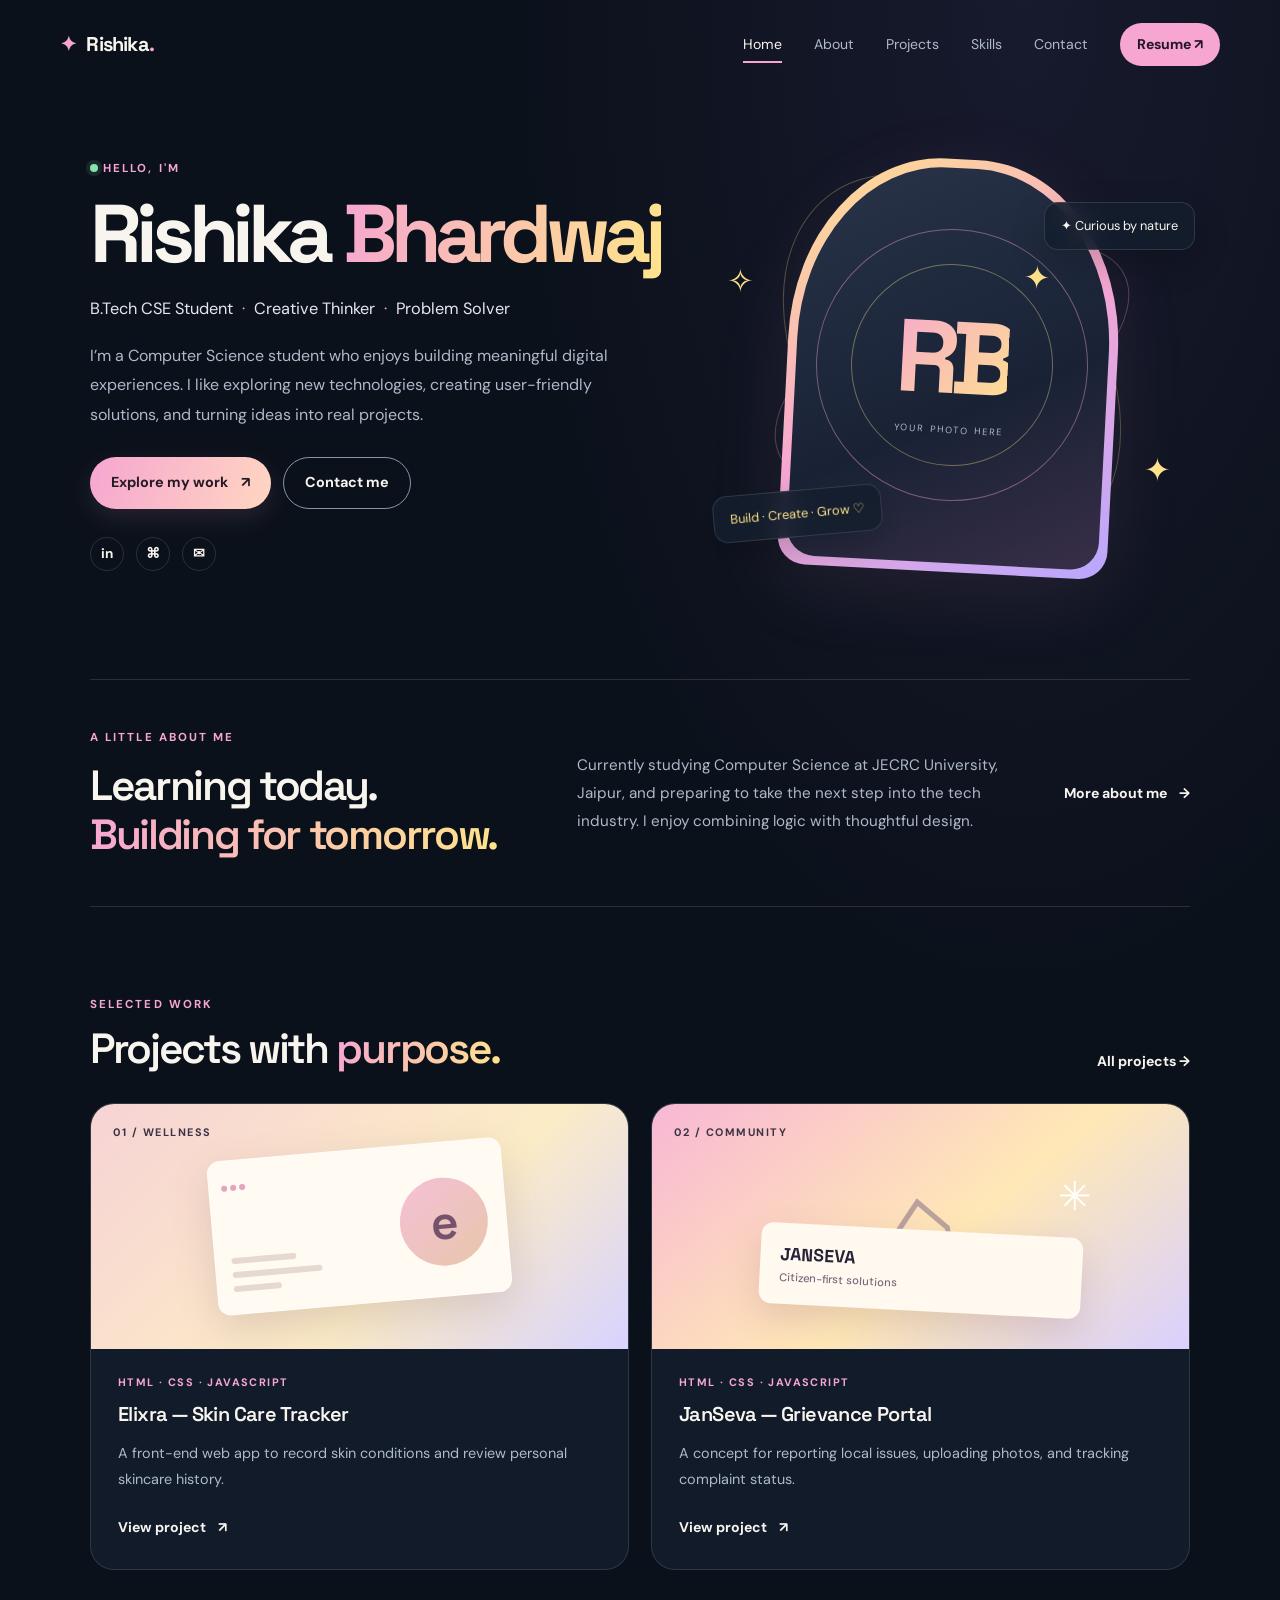
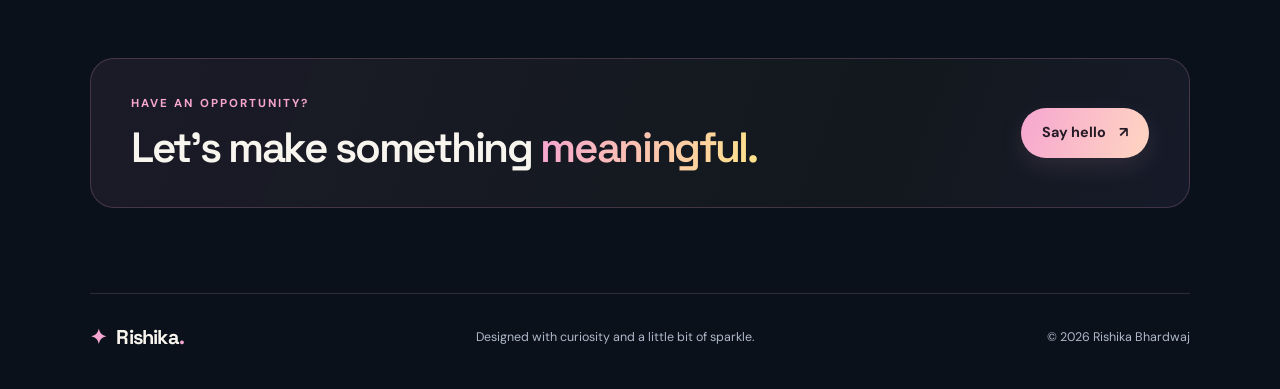
<file: index.html>
<!DOCTYPE html>
<html lang="en">
<head>
  <meta charset="UTF-8"><meta name="viewport" content="width=device-width, initial-scale=1.0">
  <meta name="description" content="Rishika Bhardwaj — Computer Science student, creative thinker and problem solver.">
  <title>Rishika Bhardwaj | Portfolio</title><link rel="preconnect" href="https://fonts.googleapis.com">
  <link href="https://fonts.googleapis.com/css2?family=DM+Sans:wght@400;500;600;700&family=Space+Grotesk:wght@400;500;600;700&display=swap" rel="stylesheet">
  <link rel="stylesheet" href="style.css">
</head>
<body>
  <header class="site-header"><a class="brand" href="index.html"><span class="brand-mark">✦</span> Rishika<span class="brand-dot">.</span></a>
    <button class="menu-toggle" aria-label="Open navigation menu" aria-expanded="false" aria-controls="primary-nav"><span></span><span></span></button>
    <nav id="primary-nav" class="nav"><a class="active" href="index.html">Home</a><a href="about.html">About</a><a href="projects.html">Projects</a><a href="skills.html">Skills</a><a href="contact.html">Contact</a><a class="nav-cta" href="assets/Rishika-Bhardwaj-Resume.pdf" target="_blank" rel="noopener">Resume ↗</a></nav>
  </header>
  <main>
    <section class="hero section-wrap">
      <div class="hero-copy reveal"><p class="eyebrow"><span class="status-dot"></span> HELLO, I'M</p><h1>Rishika <span class="gradient-text">Bhardwaj</span></h1><p class="hero-role">B.Tech CSE Student <span>·</span> Creative Thinker <span>·</span> Problem Solver</p>
        <p class="hero-description">I’m a Computer Science student who enjoys building meaningful digital experiences. I like exploring new technologies, creating user-friendly solutions, and turning ideas into real projects.</p>
        <div class="hero-actions"><a class="button button-primary" href="projects.html">Explore my work <span>↗</span></a><a class="button button-outline" href="contact.html">Contact me</a></div>
        <div class="social-links"><a href="https://www.linkedin.com/" target="_blank" rel="noopener" aria-label="LinkedIn">in</a><a href="https://github.com/" target="_blank" rel="noopener" aria-label="GitHub">⌘</a><a href="contact.html" aria-label="Email">✉</a></div>
      </div>
      <div class="hero-visual reveal"><div class="orbit orbit-one"></div><div class="orbit orbit-two"></div><div class="profile-frame"><div class="profile-placeholder"><span class="profile-spark">✦</span><div class="avatar-initials">RB</div><span class="profile-caption">YOUR PHOTO HERE</span></div></div><div class="floating-note note-top">✦ Curious by nature</div><div class="floating-note note-bottom">Build · Create · Grow ♡</div><span class="star star-one">✧</span><span class="star star-two">✦</span></div>
    </section>
    <section class="quick-intro section-wrap reveal"><div><p class="eyebrow">A LITTLE ABOUT ME</p><h2>Learning today.<br><span class="gradient-text">Building for tomorrow.</span></h2></div><p>Currently studying Computer Science at JECRC University, Jaipur, and preparing to take the next step into the tech industry. I enjoy combining logic with thoughtful design.</p><a class="text-link" href="about.html">More about me <span>→</span></a></section>
    <section class="section-wrap featured-section"><div class="section-heading reveal"><div><p class="eyebrow">SELECTED WORK</p><h2>Projects with <span class="gradient-text">purpose.</span></h2></div><a class="text-link" href="projects.html">All projects →</a></div>
      <div class="project-grid">
        <article class="project-card project-elixra reveal"><div class="project-art art-skin"><span class="art-label">01 / WELLNESS</span><div class="art-window"><span class="mini-dot"></span><span class="mini-dot"></span><span class="mini-dot"></span><div class="art-circle">e</div><div class="art-lines"><i></i><i></i><i></i></div></div></div><div class="project-content"><p class="card-kicker">HTML · CSS · JAVASCRIPT</p><h3>Elixra — Skin Care Tracker</h3><p>A front-end web app to record skin conditions and review personal skincare history.</p><a class="text-link" href="projects.html#elixra">View project <span>↗</span></a></div></article>
        <article class="project-card project-janseva reveal"><div class="project-art art-civic"><span class="art-label">02 / COMMUNITY</span><div class="civic-symbol">⌂</div><div class="civic-card">JANSEVA <span>Citizen-first solutions</span></div><span class="civic-star">✳</span></div><div class="project-content"><p class="card-kicker">HTML · CSS · JAVASCRIPT</p><h3>JanSeva — Grievance Portal</h3><p>A concept for reporting local issues, uploading photos, and tracking complaint status.</p><a class="text-link" href="projects.html#janseva">View project <span>↗</span></a></div></article>
      </div>
    </section>
    <section class="cta-band section-wrap reveal"><div><p class="eyebrow">HAVE AN OPPORTUNITY?</p><h2>Let’s make something <span class="gradient-text">meaningful.</span></h2></div><a class="button button-primary" href="contact.html">Say hello <span>↗</span></a></section>
  </main>
  <footer class="site-footer"><a class="brand" href="index.html"><span class="brand-mark">✦</span> Rishika<span class="brand-dot">.</span></a><p>Designed with curiosity and a little bit of sparkle.</p><span>© <span class="year"></span> Rishika Bhardwaj</span></footer>
  <script src="main.js"></script>
</body></html>
</file>
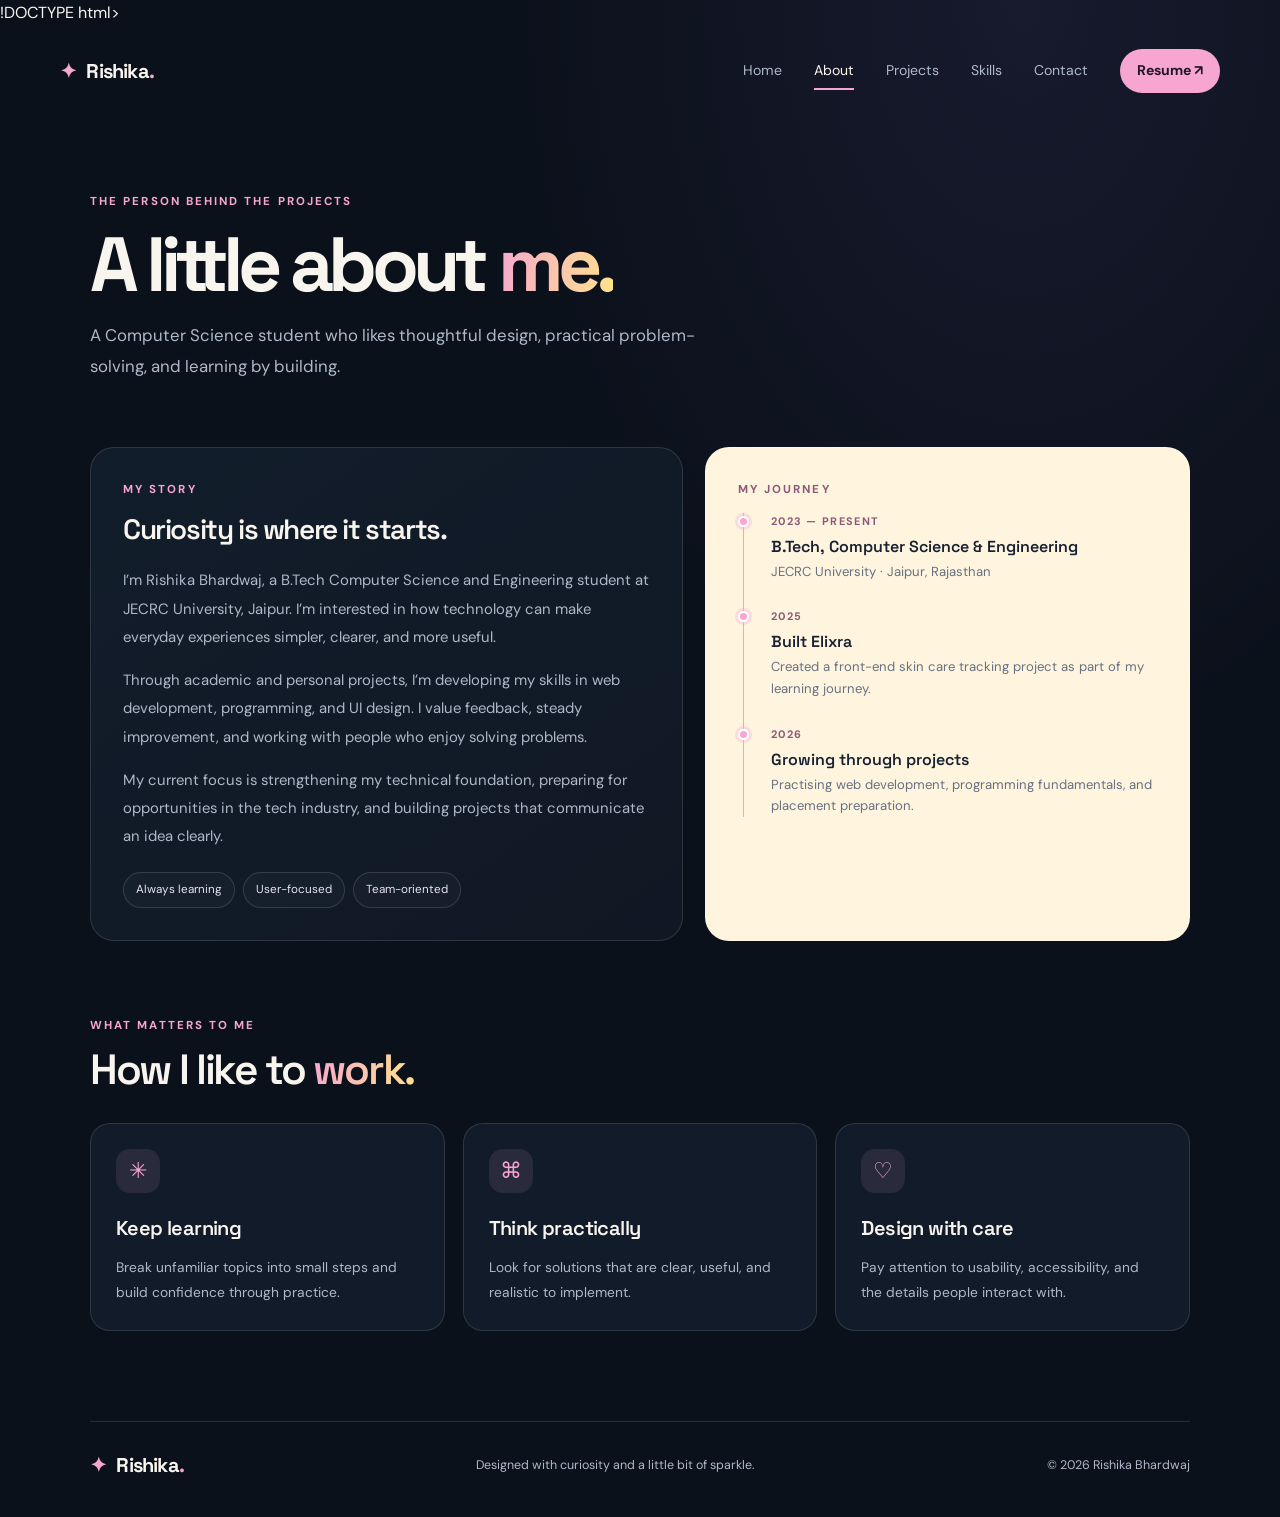
<file: about.html>
!DOCTYPE html><html lang="en"><head><meta charset="UTF-8"><meta name="viewport" content="width=device-width, initial-scale=1.0"><meta name="description" content="Learn more about Rishika Bhardwaj."><title>About | Rishika Bhardwaj</title><link href="https://fonts.googleapis.com/css2?family=DM+Sans:wght@400;500;600;700&family=Space+Grotesk:wght@400;500;600;700&display=swap" rel="stylesheet"><link rel="stylesheet" href="style.css"></head><body>
<header class="site-header"><a class="brand" href="index.html"><span class="brand-mark">✦</span> Rishika<span class="brand-dot">.</span></a><button class="menu-toggle" aria-label="Open navigation menu" aria-expanded="false" aria-controls="primary-nav"><span></span><span></span></button><nav id="primary-nav" class="nav"><a href="index.html">Home</a><a class="active" href="about.html">About</a><a href="projects.html">Projects</a><a href="skills.html">Skills</a><a href="contact.html">Contact</a><a class="nav-cta" href="assets/Rishika-Bhardwaj-Resume.pdf" target="_blank" rel="noopener">Resume ↗</a></nav></header>
<main><section class="page-hero section-wrap reveal"><p class="eyebrow">THE PERSON BEHIND THE PROJECTS</p><h1>A little about <span class="gradient-text">me.</span></h1><p class="lead">A Computer Science student who likes thoughtful design, practical problem-solving, and learning by building.</p></section>
<section class="about-layout section-wrap"><div class="about-story panel reveal"><p class="eyebrow">MY STORY</p><h2>Curiosity is where it starts.</h2><p>I’m Rishika Bhardwaj, a B.Tech Computer Science and Engineering student at JECRC University, Jaipur. I’m interested in how technology can make everyday experiences simpler, clearer, and more useful.</p><p>Through academic and personal projects, I’m developing my skills in web development, programming, and UI design. I value feedback, steady improvement, and working with people who enjoy solving problems.</p><p>My current focus is strengthening my technical foundation, preparing for opportunities in the tech industry, and building projects that communicate an idea clearly.</p><div class="tag-row"><span class="tag">Always learning</span><span class="tag">User-focused</span><span class="tag">Team-oriented</span></div></div>
<div class="timeline panel reveal"><p class="eyebrow">MY JOURNEY</p><div class="timeline-item"><span class="timeline-point"></span><p class="timeline-date">2023 — PRESENT</p><h3>B.Tech, Computer Science & Engineering</h3><p>JECRC University · Jaipur, Rajasthan</p></div><div class="timeline-item"><span class="timeline-point"></span><p class="timeline-date">2025</p><h3>Built Elixra</h3><p>Created a front-end skin care tracking project as part of my learning journey.</p></div><div class="timeline-item"><span class="timeline-point"></span><p class="timeline-date">2026</p><h3>Growing through projects</h3><p>Practising web development, programming fundamentals, and placement preparation.</p></div></div></section>
<section class="section-wrap values-section"><div class="section-heading"><div><p class="eyebrow">WHAT MATTERS TO ME</p><h2>How I like to <span class="gradient-text">work.</span></h2></div></div><div class="value-grid"><article class="value-card reveal"><span class="value-icon">✳</span><h3>Keep learning</h3><p>Break unfamiliar topics into small steps and build confidence through practice.</p></article><article class="value-card reveal"><span class="value-icon">⌘</span><h3>Think practically</h3><p>Look for solutions that are clear, useful, and realistic to implement.</p></article><article class="value-card reveal"><span class="value-icon">♡</span><h3>Design with care</h3><p>Pay attention to usability, accessibility, and the details people interact with.</p></article></div></section></main>
<footer class="site-footer"><a class="brand" href="index.html"><span class="brand-mark">✦</span> Rishika<span class="brand-dot">.</span></a><p>Designed with curiosity and a little bit of sparkle.</p><span>© <span class="year"></span> Rishika Bhardwaj</span></footer><script src="main.js"></script></body></html>
</file>
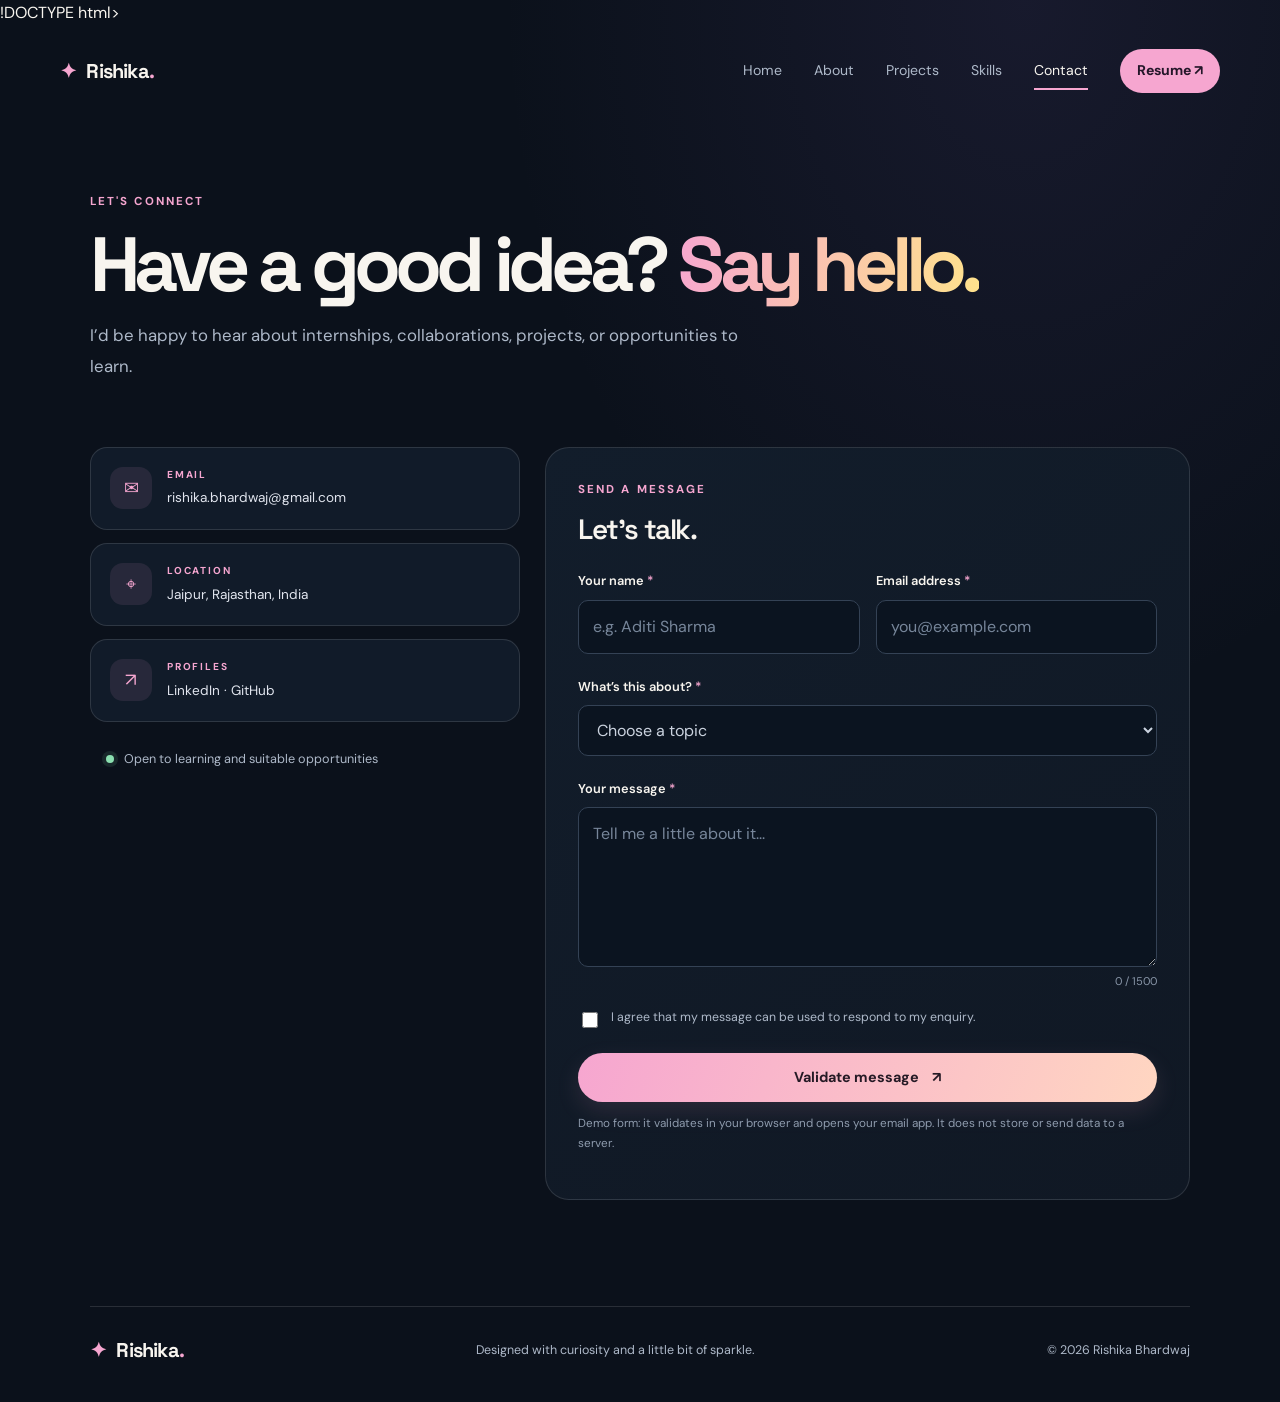
<file: contact.html>
!DOCTYPE html><html lang="en"><head><meta charset="UTF-8"><meta name="viewport" content="width=device-width, initial-scale=1.0"><meta name="description" content="Contact Rishika Bhardwaj."><title>Contact | Rishika Bhardwaj</title><link href="https://fonts.googleapis.com/css2?family=DM+Sans:wght@400;500;600;700&family=Space+Grotesk:wght@400;500;600;700&display=swap" rel="stylesheet"><link rel="stylesheet" href="style.css"></head><body>
<header class="site-header"><a class="brand" href="index.html"><span class="brand-mark">✦</span> Rishika<span class="brand-dot">.</span></a><button class="menu-toggle" aria-label="Open navigation menu" aria-expanded="false" aria-controls="primary-nav"><span></span><span></span></button><nav id="primary-nav" class="nav"><a href="index.html">Home</a><a href="about.html">About</a><a href="projects.html">Projects</a><a href="skills.html">Skills</a><a class="active" href="contact.html">Contact</a><a class="nav-cta" href="assets/Rishika-Bhardwaj-Resume.pdf" target="_blank" rel="noopener">Resume ↗</a></nav></header>
<main><section class="page-hero section-wrap reveal"><p class="eyebrow">LET'S CONNECT</p><h1>Have a good idea? <span class="gradient-text">Say hello.</span></h1><p class="lead">I’d be happy to hear about internships, collaborations, projects, or opportunities to learn.</p></section>
<section class="section-wrap contact-layout"><div class="contact-info reveal"><div class="contact-info-card"><span class="contact-icon">✉</span><div><p class="eyebrow">EMAIL</p><a href="mailto:rishika.bhardwaj@gmail.com">rishika.bhardwaj@gmail.com</a></div></div><div class="contact-info-card"><span class="contact-icon">⌖</span><div><p class="eyebrow">LOCATION</p><p>Jaipur, Rajasthan, India</p></div></div><div class="contact-info-card"><span class="contact-icon">↗</span><div><p class="eyebrow">PROFILES</p><p><a href="https://www.linkedin.com/" target="_blank" rel="noopener">LinkedIn</a> · <a href="https://github.com/" target="_blank" rel="noopener">GitHub</a></p></div></div><div class="availability-note"><span class="status-dot"></span> Open to learning and suitable opportunities</div></div>
<form class="contact-form panel reveal" id="contactForm" novalidate><p class="eyebrow">SEND A MESSAGE</p><h2>Let’s talk.</h2><div class="form-row"><div class="form-field"><label for="name">Your name <span>*</span></label><input id="name" name="name" type="text" autocomplete="name" placeholder="e.g. Aditi Sharma" minlength="2" maxlength="80" required aria-describedby="nameError"><small class="field-error" id="nameError"></small></div><div class="form-field"><label for="email">Email address <span>*</span></label><input id="email" name="email" type="email" autocomplete="email" placeholder="you@example.com" maxlength="120" required aria-describedby="emailError"><small class="field-error" id="emailError"></small></div></div>
<div class="form-field"><label for="subject">What’s this about? <span>*</span></label><select id="subject" name="subject" required aria-describedby="subjectError"><option value="">Choose a topic</option><option>Internship opportunity</option><option>Project collaboration</option><option>General enquiry</option><option>Other</option></select><small class="field-error" id="subjectError"></small></div>
<div class="form-field"><label for="message">Your message <span>*</span></label><textarea id="message" name="message" rows="5" minlength="10" maxlength="1500" placeholder="Tell me a little about it..." required aria-describedby="messageError"></textarea><div class="field-meta"><small class="field-error" id="messageError"></small><small id="charCount">0 / 1500</small></div></div>
<label class="checkbox-field"><input type="checkbox" id="consent" name="consent" required><span>I agree that my message can be used to respond to my enquiry.</span></label><small class="field-error" id="consentError"></small>
<button class="button button-primary submit-button" type="submit">Validate message <span>↗</span></button><p class="form-note">Demo form: it validates in your browser and opens your email app. It does not store or send data to a server.</p><div id="formStatus" class="form-status" role="status" aria-live="polite"></div></form></section></main>
<footer class="site-footer"><a class="brand" href="index.html"><span class="brand-mark">✦</span> Rishika<span class="brand-dot">.</span></a><p>Designed with curiosity and a little bit of sparkle.</p><span>© <span class="year"></span> Rishika Bhardwaj</span></footer><script src="main.js"></script></body></html>
</file>
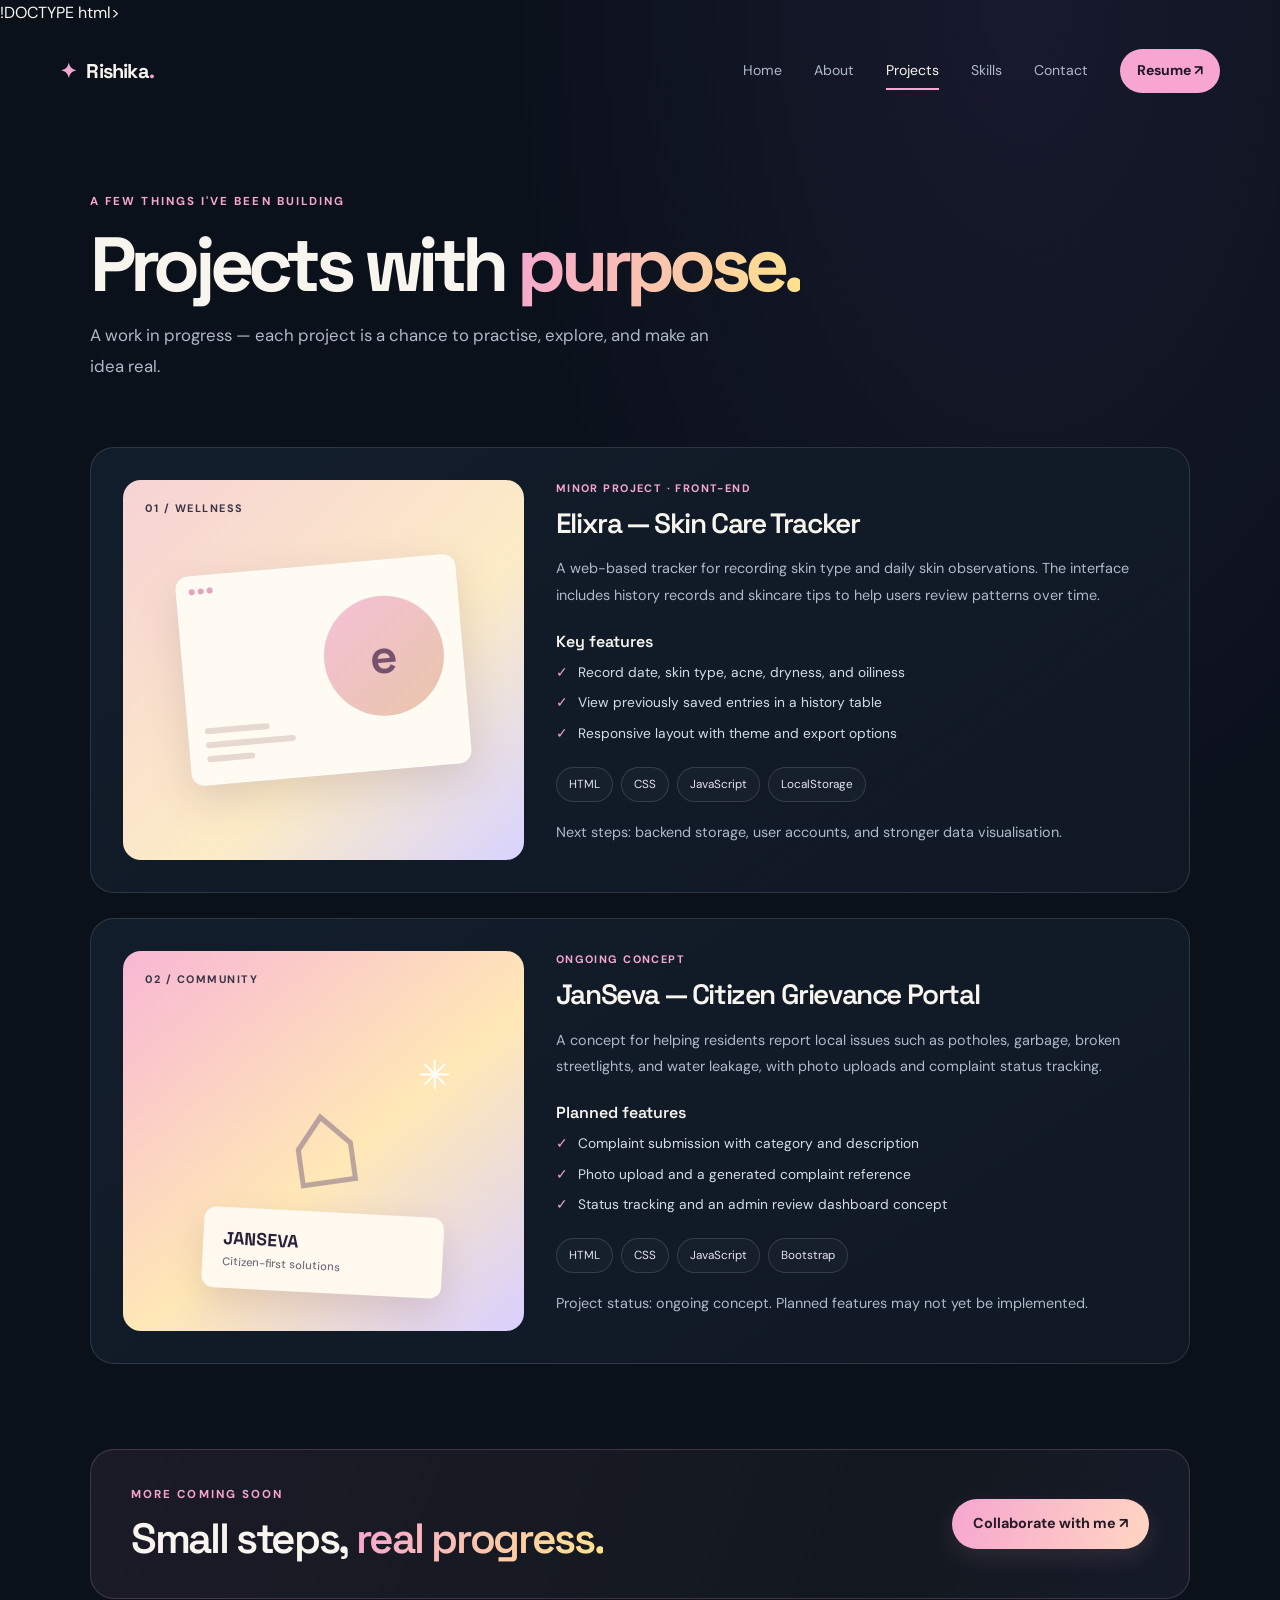
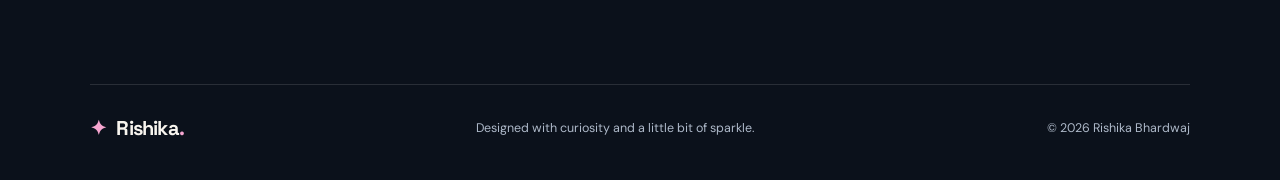
<file: projects.html>
!DOCTYPE html><html lang="en"><head><meta charset="UTF-8"><meta name="viewport" content="width=device-width, initial-scale=1.0"><meta name="description" content="Projects by Rishika Bhardwaj."><title>Projects | Rishika Bhardwaj</title><link href="https://fonts.googleapis.com/css2?family=DM+Sans:wght@400;500;600;700&family=Space+Grotesk:wght@400;500;600;700&display=swap" rel="stylesheet"><link rel="stylesheet" href="style.css"></head><body>
<header class="site-header"><a class="brand" href="index.html"><span class="brand-mark">✦</span> Rishika<span class="brand-dot">.</span></a><button class="menu-toggle" aria-label="Open navigation menu" aria-expanded="false" aria-controls="primary-nav"><span></span><span></span></button><nav id="primary-nav" class="nav"><a href="index.html">Home</a><a href="about.html">About</a><a class="active" href="projects.html">Projects</a><a href="skills.html">Skills</a><a href="contact.html">Contact</a><a class="nav-cta" href="assets/Rishika-Bhardwaj-Resume.pdf" target="_blank" rel="noopener">Resume ↗</a></nav></header>
<main><section class="page-hero section-wrap reveal"><p class="eyebrow">A FEW THINGS I'VE BEEN BUILDING</p><h1>Projects with <span class="gradient-text">purpose.</span></h1><p class="lead">A work in progress — each project is a chance to practise, explore, and make an idea real.</p></section>
<section class="section-wrap project-list">
<article class="project-detail panel reveal" id="elixra"><div class="detail-art art-skin"><span class="art-label">01 / WELLNESS</span><div class="art-window large"><span class="mini-dot"></span><span class="mini-dot"></span><span class="mini-dot"></span><div class="art-circle">e</div><div class="art-lines"><i></i><i></i><i></i></div></div></div><div class="detail-copy"><p class="card-kicker">MINOR PROJECT · FRONT-END</p><h2>Elixra — Skin Care Tracker</h2><p>A web-based tracker for recording skin type and daily skin observations. The interface includes history records and skincare tips to help users review patterns over time.</p><h3>Key features</h3><ul class="check-list"><li>Record date, skin type, acne, dryness, and oiliness</li><li>View previously saved entries in a history table</li><li>Responsive layout with theme and export options</li></ul><div class="tag-row"><span class="tag">HTML</span><span class="tag">CSS</span><span class="tag">JavaScript</span><span class="tag">LocalStorage</span></div><p class="small-note">Next steps: backend storage, user accounts, and stronger data visualisation.</p></div></article>
<article class="project-detail panel reveal" id="janseva"><div class="detail-art art-civic"><span class="art-label">02 / COMMUNITY</span><div class="civic-symbol">⌂</div><div class="civic-card">JANSEVA <span>Citizen-first solutions</span></div><span class="civic-star">✳</span></div><div class="detail-copy"><p class="card-kicker">ONGOING CONCEPT</p><h2>JanSeva — Citizen Grievance Portal</h2><p>A concept for helping residents report local issues such as potholes, garbage, broken streetlights, and water leakage, with photo uploads and complaint status tracking.</p><h3>Planned features</h3><ul class="check-list"><li>Complaint submission with category and description</li><li>Photo upload and a generated complaint reference</li><li>Status tracking and an admin review dashboard concept</li></ul><div class="tag-row"><span class="tag">HTML</span><span class="tag">CSS</span><span class="tag">JavaScript</span><span class="tag">Bootstrap</span></div><p class="small-note">Project status: ongoing concept. Planned features may not yet be implemented.</p></div></article>
</section><section class="section-wrap cta-band reveal"><div><p class="eyebrow">MORE COMING SOON</p><h2>Small steps, <span class="gradient-text">real progress.</span></h2></div><a class="button button-primary" href="contact.html">Collaborate with me ↗</a></section></main>
<footer class="site-footer"><a class="brand" href="index.html"><span class="brand-mark">✦</span> Rishika<span class="brand-dot">.</span></a><p>Designed with curiosity and a little bit of sparkle.</p><span>© <span class="year"></span> Rishika Bhardwaj</span></footer><script src="main.js"></script></body></html>
</file>
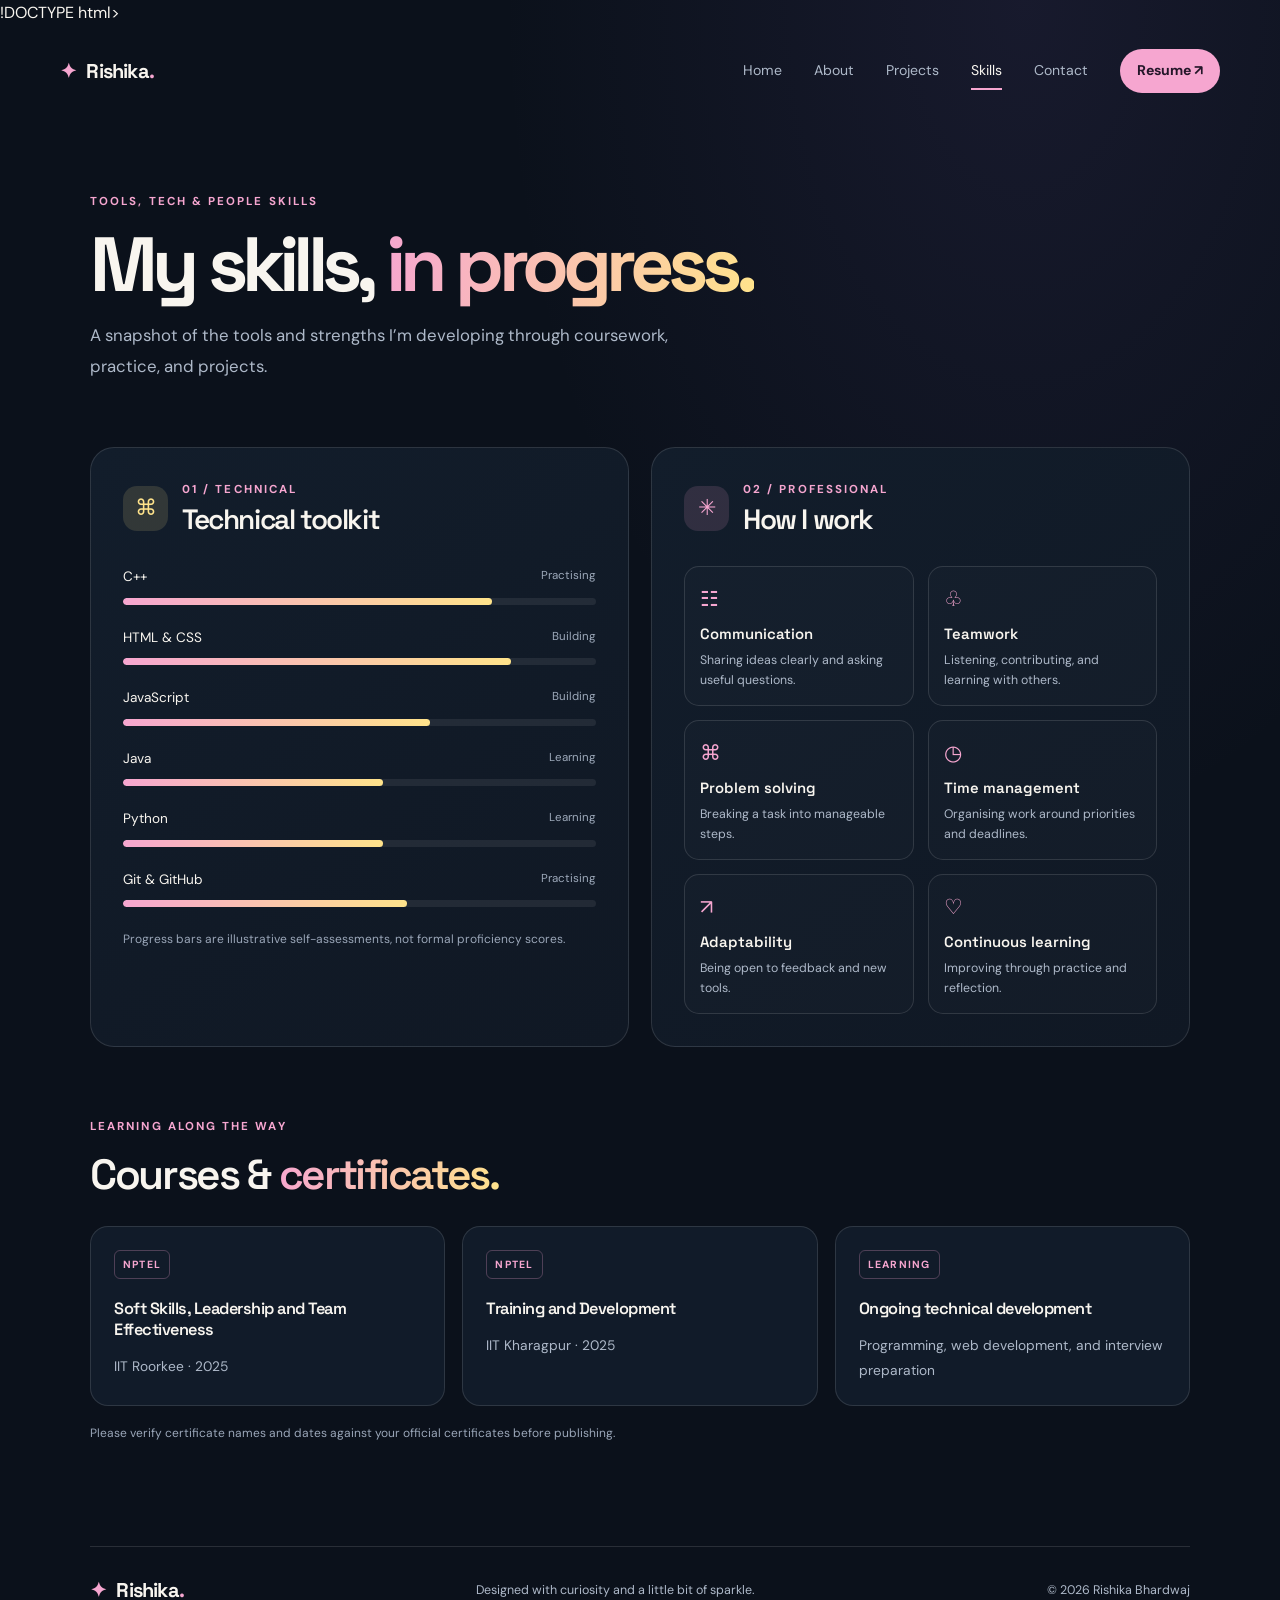
<file: skills.html>
!DOCTYPE html><html lang="en"><head><meta charset="UTF-8"><meta name="viewport" content="width=device-width, initial-scale=1.0"><meta name="description" content="Technical and professional skills of Rishika Bhardwaj."><title>Skills | Rishika Bhardwaj</title><link href="https://fonts.googleapis.com/css2?family=DM+Sans:wght@400;500;600;700&family=Space+Grotesk:wght@400;500;600;700&display=swap" rel="stylesheet"><link rel="stylesheet" href="style.css"></head><body>
<header class="site-header"><a class="brand" href="index.html"><span class="brand-mark">✦</span> Rishika<span class="brand-dot">.</span></a><button class="menu-toggle" aria-label="Open navigation menu" aria-expanded="false" aria-controls="primary-nav"><span></span><span></span></button><nav id="primary-nav" class="nav"><a href="index.html">Home</a><a href="about.html">About</a><a href="projects.html">Projects</a><a class="active" href="skills.html">Skills</a><a href="contact.html">Contact</a><a class="nav-cta" href="assets/Rishika-Bhardwaj-Resume.pdf" target="_blank" rel="noopener">Resume ↗</a></nav></header>
<main><section class="page-hero section-wrap reveal"><p class="eyebrow">TOOLS, TECH & PEOPLE SKILLS</p><h1>My skills, <span class="gradient-text">in progress.</span></h1><p class="lead">A snapshot of the tools and strengths I’m developing through coursework, practice, and projects.</p></section>
<section class="section-wrap skills-layout"><article class="skills-panel panel reveal"><div class="panel-heading"><span class="panel-icon">⌘</span><div><p class="eyebrow">01 / TECHNICAL</p><h2>Technical toolkit</h2></div></div><div class="skill-item"><div><span>C++</span><span>Practising</span></div><div class="skill-track"><span style="--skill-width:78%"></span></div></div><div class="skill-item"><div><span>HTML & CSS</span><span>Building</span></div><div class="skill-track"><span style="--skill-width:82%"></span></div></div><div class="skill-item"><div><span>JavaScript</span><span>Building</span></div><div class="skill-track"><span style="--skill-width:65%"></span></div></div><div class="skill-item"><div><span>Java</span><span>Learning</span></div><div class="skill-track"><span style="--skill-width:55%"></span></div></div><div class="skill-item"><div><span>Python</span><span>Learning</span></div><div class="skill-track"><span style="--skill-width:55%"></span></div></div><div class="skill-item"><div><span>Git & GitHub</span><span>Practising</span></div><div class="skill-track"><span style="--skill-width:60%"></span></div></div><p class="small-note">Progress bars are illustrative self-assessments, not formal proficiency scores.</p></article>
<article class="skills-panel panel reveal"><div class="panel-heading"><span class="panel-icon panel-icon-pink">✳</span><div><p class="eyebrow">02 / PROFESSIONAL</p><h2>How I work</h2></div></div><div class="soft-skill-grid"><div class="soft-skill"><span>☷</span><h3>Communication</h3><p>Sharing ideas clearly and asking useful questions.</p></div><div class="soft-skill"><span>♧</span><h3>Teamwork</h3><p>Listening, contributing, and learning with others.</p></div><div class="soft-skill"><span>⌘</span><h3>Problem solving</h3><p>Breaking a task into manageable steps.</p></div><div class="soft-skill"><span>◷</span><h3>Time management</h3><p>Organising work around priorities and deadlines.</p></div><div class="soft-skill"><span>↗</span><h3>Adaptability</h3><p>Being open to feedback and new tools.</p></div><div class="soft-skill"><span>♡</span><h3>Continuous learning</h3><p>Improving through practice and reflection.</p></div></div></article></section>
<section class="section-wrap cert-section reveal"><p class="eyebrow">LEARNING ALONG THE WAY</p><h2>Courses & <span class="gradient-text">certificates.</span></h2><div class="cert-grid"><article class="cert-card"><span class="cert-mark">NPTEL</span><h3>Soft Skills, Leadership and Team Effectiveness</h3><p>IIT Roorkee · 2025</p></article><article class="cert-card"><span class="cert-mark">NPTEL</span><h3>Training and Development</h3><p>IIT Kharagpur · 2025</p></article><article class="cert-card"><span class="cert-mark">LEARNING</span><h3>Ongoing technical development</h3><p>Programming, web development, and interview preparation</p></article></div><p class="small-note">Please verify certificate names and dates against your official certificates before publishing.</p></section></main>
<footer class="site-footer"><a class="brand" href="index.html"><span class="brand-mark">✦</span> Rishika<span class="brand-dot">.</span></a><p>Designed with curiosity and a little bit of sparkle.</p><span>© <span class="year"></span> Rishika Bhardwaj</span></footer><script src="main.js"></script></body></html>
</file>
<file: style.css>
:root{--bg:#0b111b;--panel:#111b29;--panel-2:#152235;--text:#f8f5ef;--muted:#aeb9c9;--pink:#f6a6d0;--yellow:#ffe38b;--purple:#b9a7ff;--line:rgba(255,255,255,.12);--cream:#fff5df;--dark:#101927;--radius:24px;--font-body:"DM Sans",sans-serif;--font-head:"Space Grotesk",sans-serif}*{box-sizing:border-box}html{scroll-behavior:smooth;scroll-padding-top:100px}body{margin:0;background:radial-gradient(ellipse at 80% 0%,rgba(96,76,148,.15),transparent 36%),var(--bg);color:var(--text);font-family:var(--font-body);line-height:1.65}a{color:inherit;text-decoration:none}button,input,textarea,select{font:inherit}.site-header{width:min(1160px,calc(100% - 48px));margin:0 auto;padding:23px 0;display:flex;align-items:center;justify-content:space-between;gap:25px;position:relative;z-index:10}.brand{font-family:var(--font-head);font-weight:700;font-size:1.25rem;letter-spacing:-.04em;white-space:nowrap}.brand-mark,.brand-dot{color:var(--pink)}.brand-mark{margin-right:6px}.nav{display:flex;align-items:center;gap:clamp(16px,2.5vw,32px)}.nav a{font-size:.88rem;color:var(--muted);transition:color .2s,transform .2s;position:relative}.nav a:not(.nav-cta):after{content:"";position:absolute;bottom:-7px;left:0;width:0;height:2px;background:var(--pink);transition:width .25s}.nav a:hover,.nav a.active{color:var(--text)}.nav a:hover:after,.nav a.active:after{width:100%}.nav .nav-cta{background:var(--pink);color:#241629;padding:10px 17px;border-radius:30px;font-weight:700}.nav .nav-cta:hover{transform:translateY(-2px);box-shadow:0 7px 22px #f6a6d044}.menu-toggle{display:none;background:transparent;border:1px solid var(--line);border-radius:12px;padding:10px;cursor:pointer}.menu-toggle span{display:block;width:21px;height:2px;background:var(--text);margin:4px}.section-wrap{width:min(1100px,calc(100% - 48px));margin-inline:auto}.hero{min-height:590px;display:grid;grid-template-columns:1.1fr .9fr;align-items:center;gap:40px;padding-top:42px;padding-bottom:80px}.eyebrow{font-size:.72rem;letter-spacing:.18em;font-weight:700;color:var(--pink);margin:0 0 14px}.hero h1,.page-hero h1{font-family:var(--font-head);font-size:clamp(3rem,6.4vw,5.6rem);letter-spacing:-.075em;line-height:1.02;margin:0 0 20px}.gradient-text{background:linear-gradient(100deg,var(--pink),var(--yellow));background-clip:text;-webkit-background-clip:text;color:transparent}.hero-role{font-size:1.02rem;color:#e7e6ed;margin:0 0 18px}.hero-role span{color:var(--pink);padding:0 5px}.hero-description{max-width:520px;color:var(--muted);line-height:1.85}.hero-actions{display:flex;gap:12px;flex-wrap:wrap;margin:28px 0}.button{border:0;display:inline-flex;align-items:center;justify-content:center;gap:13px;border-radius:999px;padding:13px 21px;font-weight:700;font-size:.9rem;cursor:pointer;transition:transform .22s,box-shadow .22s,background .22s}.button:hover{transform:translateY(-3px)}.button-primary{color:#251a25;background:linear-gradient(110deg,var(--pink),#ffd6c1);box-shadow:0 9px 24px #f6a6d01e}.button-primary:hover{box-shadow:0 12px 30px #f6a6d044}.button-outline{border:1px solid #8994a6;color:var(--text);background:transparent}.button-outline:hover{border-color:var(--pink)}.social-links{display:flex;gap:12px}.social-links a{height:34px;width:34px;display:grid;place-items:center;border:1px solid var(--line);border-radius:50%;font-size:.85rem;font-weight:700;transition:all .2s}.social-links a:hover{background:var(--pink);color:var(--dark);transform:translateY(-3px)}.hero-visual{position:relative;min-height:440px;display:grid;place-items:center}.profile-frame{width:min(330px,78%);aspect-ratio:4/5;padding:9px;border-radius:45% 45% 28px 28px;background:linear-gradient(145deg,var(--yellow),var(--pink),var(--purple));transform:rotate(3deg);box-shadow:0 22px 80px #f6a6d016;position:relative;z-index:2;animation:float 6s ease-in-out infinite}.profile-placeholder{height:100%;width:100%;border-radius:inherit;background:linear-gradient(155deg,#29344a,#192235 60%,#392e49);display:flex;align-items:center;justify-content:center;flex-direction:column;overflow:hidden;position:relative}.profile-placeholder:before,.profile-placeholder:after{content:"";position:absolute;border:1px solid #f6a6d06b;border-radius:50%;width:270px;height:270px}.profile-placeholder:after{width:200px;height:200px;border-color:#ffe38b60}.avatar-initials{font:700 clamp(4rem,8vw,6.5rem) var(--font-head);letter-spacing:-.1em;background:linear-gradient(130deg,var(--pink),var(--yellow));background-clip:text;color:transparent;z-index:1}.profile-caption{font-size:.58rem;letter-spacing:.2em;color:#aeb9c9;z-index:1}.profile-spark{position:absolute;top:20%;right:20%;color:var(--yellow);font-size:2rem}.orbit{position:absolute;border:1px solid #f6a6d04c;border-radius:50%;transform:rotate(-28deg)}.orbit-one{width:390px;height:180px}.orbit-two{width:420px;height:290px;border-color:#ffe38b44;transform:rotate(55deg)}.floating-note{position:absolute;z-index:3;padding:12px 16px;border:1px solid var(--line);background:#131d2cdd;backdrop-filter:blur(12px);border-radius:14px;font-size:.8rem;box-shadow:0 12px 35px #0003}.note-top{top:13%;right:-1%}.note-bottom{bottom:11%;left:0;color:var(--yellow);transform:rotate(-5deg)}.star{position:absolute;color:var(--yellow);font-size:2rem}.star-one{top:25%;left:3%}.star-two{bottom:20%;right:4%}.quick-intro{border-top:1px solid var(--line);border-bottom:1px solid var(--line);padding:48px 0;display:grid;grid-template-columns:1fr 1fr auto;align-items:center;gap:36px}.quick-intro h2,.section-heading h2,.cta-band h2,.cert-section h2{font:600 clamp(1.8rem,3.3vw,2.8rem)/1.15 var(--font-head);letter-spacing:-.055em;margin:0}.quick-intro>p{color:var(--muted);font-size:.95rem;line-height:1.85}.text-link{font-size:.88rem;font-weight:700;display:inline-flex;gap:12px;align-items:center;white-space:nowrap;transition:color .2s}.text-link:hover{color:var(--pink)}.text-link span{transition:transform .2s}.text-link:hover span{transform:translateX(4px)}.featured-section{padding-top:88px;padding-bottom:88px}.section-heading{display:flex;justify-content:space-between;align-items:end;gap:20px;margin-bottom:30px}.section-heading .eyebrow{margin-bottom:10px}.project-grid{display:grid;grid-template-columns:1fr 1fr;gap:22px}.project-card{border:1px solid var(--line);background:var(--panel);border-radius:var(--radius);overflow:hidden;transition:transform .28s,border-color .28s,box-shadow .28s}.project-card:hover,.value-card:hover,.cert-card:hover{transform:translateY(-6px);border-color:#f6a6d077;box-shadow:0 20px 55px #0002}.project-art{height:245px;position:relative;overflow:hidden;display:grid;place-items:center}.art-skin{background:linear-gradient(135deg,#f7d3d5,#fcecc6 60%,#d8d3ff)}.art-civic{background:linear-gradient(140deg,#f8b7d4,#ffe8b6 55%,#d9d0ff)}.art-label{position:absolute;top:20px;left:22px;font-size:.68rem;letter-spacing:.14em;color:#3a3446;font-weight:700}.art-window{width:55%;height:155px;background:#fffaf2;border:1px solid #ffffffaa;border-radius:13px;box-shadow:0 14px 40px #6b4d6230;padding:12px;position:relative;transform:rotate(-5deg)}.mini-dot{display:inline-block;width:6px;height:6px;background:#e7a2c0;border-radius:50%;margin-right:3px}.art-circle{position:absolute;width:88px;height:88px;border-radius:50%;background:linear-gradient(140deg,#f5c0d7,#e8c6aa);display:grid;place-items:center;color:#77526c;font:600 3rem var(--font-head);right:18px;top:35px}.art-lines{display:grid;gap:8px;position:absolute;bottom:22px;left:16px}.art-lines i{height:6px;width:65px;border-radius:9px;background:#e7d8d1}.art-lines i:nth-child(2){width:90px}.art-lines i:nth-child(3){width:48px}.civic-symbol{font-size:8rem;color:#6c557a;opacity:.45;transform:rotate(-8deg)}.civic-card{position:absolute;bottom:38px;left:50%;transform:translateX(-50%) rotate(3deg);width:60%;background:#fff9f0;border-radius:12px;padding:20px;color:#282239;font:700 1.1rem var(--font-head);box-shadow:0 14px 35px #76516a30}.civic-card span{display:block;font:500 .7rem var(--font-body);margin-top:5px;color:#756a7b}.civic-star{position:absolute;right:18%;top:24%;font-size:2.5rem;color:#fff}.project-content{padding:25px 27px 29px}.card-kicker{font-size:.68rem;letter-spacing:.13em;font-weight:700;color:var(--pink);margin:0 0 9px}.project-content h3,.value-card h3,.cert-card h3{font:600 1.25rem var(--font-head);margin:0 0 10px;letter-spacing:-.03em}.project-content>p:not(.card-kicker){color:var(--muted);font-size:.9rem;line-height:1.8;min-height:52px}.project-content .text-link{margin-top:8px}.cta-band{margin-bottom:85px;padding:35px 40px;border:1px solid #f6a6d033;border-radius:var(--radius);background:linear-gradient(110deg,#f6a6d012,#ffe38b09 70%,#b9a7ff10);display:flex;align-items:center;justify-content:space-between;gap:25px}.cta-band .eyebrow{margin-bottom:10px}.site-footer{width:min(1100px,calc(100% - 48px));margin:0 auto;border-top:1px solid var(--line);padding:27px 0 35px;display:flex;align-items:center;justify-content:space-between;gap:20px;color:var(--muted);font-size:.78rem}.site-footer .brand{color:var(--text)}.site-footer p{margin:0}.page-hero{padding-top:76px;padding-bottom:48px}.page-hero h1{font-size:clamp(2.8rem,6vw,4.8rem);margin-bottom:17px}.lead{max-width:650px;color:var(--muted);font-size:1.05rem;line-height:1.85}.about-layout{display:grid;grid-template-columns:1.1fr .9fr;gap:22px;margin-bottom:75px}.panel{background:linear-gradient(145deg,#121d2b,#101824);border:1px solid var(--line);border-radius:var(--radius);padding:32px}.about-story h2,.timeline h2,.detail-copy h2,.contact-form h2,.skills-panel h2{font:600 1.75rem/1.2 var(--font-head);letter-spacing:-.05em;margin:0 0 20px}.about-story>p:not(.eyebrow){color:var(--muted);font-size:.93rem;line-height:1.9}.tag-row{display:flex;gap:8px;flex-wrap:wrap;margin-top:22px}.tag{border:1px solid #ffffff22;background:#ffffff06;color:#e6e3ee;border-radius:30px;padding:7px 12px;font-size:.73rem}.timeline{background:var(--cream);color:#182131}.timeline .eyebrow{color:#8d5877}.timeline-item{position:relative;padding:0 0 26px 27px;margin-left:5px;border-left:1px solid #d3b6b7}.timeline-item:last-child{padding-bottom:0}.timeline-point{position:absolute;left:-6px;top:3px;width:11px;height:11px;background:var(--pink);border:2px solid #fff;border-radius:50%;box-shadow:0 0 0 3px #f6a6d055}.timeline-date{font-size:.68rem;letter-spacing:.12em;font-weight:700;color:#8d5877;margin:0 0 5px}.timeline-item h3{font:600 1rem var(--font-head);margin:0 0 4px}.timeline-item p:last-child{font-size:.82rem;color:#667082;margin:0}.values-section{padding-bottom:90px}.value-grid{display:grid;grid-template-columns:repeat(3,1fr);gap:18px}.value-card{border:1px solid var(--line);border-radius:20px;background:var(--panel);padding:25px;transition:all .25s}.value-icon{height:44px;width:44px;border-radius:14px;background:#f6a6d01b;color:var(--pink);display:grid;place-items:center;font-size:1.4rem;margin-bottom:22px}.value-card p,.cert-card p{font-size:.86rem;line-height:1.8;color:var(--muted);margin-bottom:0}.project-list{display:grid;gap:25px;margin-bottom:85px}.project-detail{display:grid;grid-template-columns:.8fr 1.2fr;gap:32px;align-items:center}.detail-art{height:100%;min-height:330px;position:relative;border-radius:18px;display:grid;place-items:center;overflow:hidden}.art-window.large{width:70%;height:210px}.art-window.large .art-circle{width:120px;height:120px}.detail-copy h2{margin-bottom:15px}.detail-copy>p:not(.card-kicker){color:var(--muted);line-height:1.85;font-size:.9rem}.detail-copy h3{font:600 1rem var(--font-head);margin:22px 0 9px}.check-list{list-style:none;padding:0;margin:0;display:grid;gap:8px;color:#d6dce7;font-size:.86rem}.check-list li:before{content:"✓";color:var(--pink);margin-right:10px}.small-note{font-size:.75rem;color:#9aa6b8;line-height:1.7;margin-top:17px}.skills-layout{display:grid;grid-template-columns:1fr 1fr;gap:22px;margin-bottom:70px}.panel-heading{display:flex;gap:14px;align-items:center;margin-bottom:30px}.panel-heading .eyebrow{margin-bottom:4px}.panel-heading h2{margin:0}.panel-icon{width:45px;height:45px;display:grid;place-items:center;border-radius:14px;background:#ffe38b22;color:var(--yellow);font-size:1.4rem}.panel-icon-pink{background:#f6a6d022;color:var(--pink)}.skill-item{margin:0 0 22px}.skill-item>div:first-child{display:flex;justify-content:space-between;gap:12px;font-size:.85rem;margin-bottom:9px}.skill-item>div:first-child span:last-child{font-size:.72rem;color:#9da9ba}.skill-track{height:7px;background:#ffffff13;border-radius:20px;overflow:hidden}.skill-track span{display:block;width:var(--skill-width);height:100%;border-radius:20px;background:linear-gradient(90deg,var(--pink),var(--yellow));transform-origin:left;animation:grow .9s ease both}.soft-skill-grid{display:grid;grid-template-columns:1fr 1fr;gap:14px}.soft-skill{padding:15px;border:1px solid var(--line);border-radius:15px;background:#ffffff04}.soft-skill>span{color:var(--pink);font-size:1.3rem}.soft-skill h3{font:600 .93rem var(--font-head);margin:7px 0}.soft-skill p{color:var(--muted);font-size:.77rem;line-height:1.65;margin:0}.cert-section{padding-bottom:90px}.cert-section h2{margin-bottom:27px}.cert-grid{display:grid;grid-template-columns:repeat(3,1fr);gap:17px}.cert-card{border:1px solid var(--line);background:var(--panel);border-radius:18px;padding:23px;transition:all .25s}.cert-mark{display:inline-block;font-size:.65rem;letter-spacing:.12em;font-weight:700;color:var(--pink);border:1px solid #f6a6d044;border-radius:6px;padding:5px 8px;margin-bottom:19px}.cert-card h3{font-size:1.02rem}.contact-layout{display:grid;grid-template-columns:.8fr 1.2fr;gap:25px;align-items:start;padding-bottom:90px}.contact-info{display:grid;gap:13px}.contact-info-card{display:flex;align-items:center;gap:15px;padding:19px;border:1px solid var(--line);border-radius:17px;background:var(--panel)}.contact-icon{width:42px;height:42px;border-radius:13px;display:grid;place-items:center;color:var(--pink);background:#f6a6d019;font-size:1.15rem;flex-shrink:0}.contact-info-card .eyebrow{font-size:.63rem;margin:0 0 4px}.contact-info-card p:not(.eyebrow),.contact-info-card a{font-size:.85rem;margin:0;color:#e1e5ee;overflow-wrap:anywhere}.contact-info-card a:hover{color:var(--pink)}.availability-note{padding:14px 16px;font-size:.79rem;color:var(--muted);display:flex;align-items:center;gap:10px}.status-dot{width:8px;height:8px;display:inline-block;border-radius:50%;background:#8be0b0;box-shadow:0 0 0 4px #8be0b01c;flex-shrink:0}.contact-form h2{margin-bottom:24px}.form-row{display:grid;grid-template-columns:1fr 1fr;gap:16px}.form-field{display:flex;flex-direction:column;margin-bottom:17px;min-width:0}.form-field label{font-size:.8rem;font-weight:600;margin-bottom:8px}.form-field label span{color:var(--pink)}.form-field input,.form-field textarea,.form-field select{width:100%;background:#0b1420;border:1px solid #344255;border-radius:10px;padding:13px 14px;color:var(--text);outline:none;transition:border-color .2s,box-shadow .2s}.form-field input::placeholder,.form-field textarea::placeholder{color:#77869a}.form-field select{color:#cbd3df}.form-field input:focus,.form-field textarea:focus,.form-field select:focus{border-color:var(--pink);box-shadow:0 0 0 3px #f6a6d01c}.form-field textarea{resize:vertical;min-height:125px}.form-field [aria-invalid="true"]{border-color:#ff8796}.field-error{color:#ff9da8;font-size:.73rem;min-height:0;margin-top:5px}.field-meta{display:flex;justify-content:space-between;gap:10px}.field-meta small:last-child{font-size:.7rem;color:#8996a8;margin-top:5px}.checkbox-field{display:flex;align-items:flex-start;gap:10px;font-size:.77rem;color:var(--muted);line-height:1.6;margin:2px 0 4px}.checkbox-field input{accent-color:var(--pink);margin-top:4px;width:16px;height:16px;flex-shrink:0}.submit-button{width:100%;margin-top:18px}.form-note{font-size:.73rem;line-height:1.7;color:#8e9bad;margin-bottom:0}.form-status{font-size:.82rem;margin-top:13px;line-height:1.6}.form-status.success{color:#9be2b6}.form-status.error{color:#ff9da8}.reveal{opacity:0;transform:translateY(18px);transition:opacity .65s ease,transform .65s ease}.reveal.is-visible{opacity:1;transform:translateY(0)}@keyframes float{0%,100%{transform:translateY(0) rotate(3deg)}50%{transform:translateY(-10px) rotate(1deg)}}@keyframes grow{from{transform:scaleX(0)}to{transform:scaleX(1)}}@media(prefers-reduced-motion:reduce){*,*::before,*::after{scroll-behavior:auto!important;animation-duration:.01ms!important;animation-iteration-count:1!important;transition-duration:.01ms!important}.reveal{opacity:1;transform:none}}@media(max-width:850px){.site-header{width:calc(100% - 36px)}.menu-toggle{display:block}.nav{display:none;position:absolute;top:78px;left:0;right:0;padding:18px;border:1px solid var(--line);border-radius:18px;background:#101a28f7;backdrop-filter:blur(20px);flex-direction:column;align-items:stretch;gap:0;box-shadow:0 20px 55px #0005}.nav.open{display:flex}.nav a{padding:12px 9px}.nav a:not(.nav-cta):after{display:none}.nav .nav-cta{text-align:center;margin-top:8px}.hero{grid-template-columns:1fr .8fr;gap:18px;min-height:540px}.hero-visual{min-height:360px}.orbit-one{width:290px;height:150px}.orbit-two{width:300px;height:220px}.floating-note{font-size:.7rem}.quick-intro{grid-template-columns:1fr 1fr}.quick-intro .text-link{grid-column:2}.project-detail{grid-template-columns:.75fr 1.25fr;gap:22px}.detail-art{min-height:290px}.panel{padding:25px}.contact-layout{grid-template-columns:.7fr 1.3fr;gap:16px}}@media(max-width:640px){.section-wrap,.site-footer{width:calc(100% - 36px)}.site-header{padding:17px 0}.hero{grid-template-columns:1fr;padding-top:38px;padding-bottom:55px;gap:10px}.hero h1{font-size:clamp(3.2rem,14vw,5rem)}.hero-visual{min-height:360px;grid-row:1}.hero-copy{grid-row:2}.profile-frame{width:230px}.orbit-one{width:280px}.orbit-two{width:310px}.note-top{right:3%;top:9%}.note-bottom{left:5%;bottom:8%}.hero-description{font-size:.92rem}.quick-intro{grid-template-columns:1fr;gap:12px;padding:35px 0}.quick-intro .text-link{grid-column:auto}.section-heading{align-items:start;flex-direction:column}.project-grid,.about-layout,.skills-layout,.contact-layout,.cert-grid{grid-template-columns:1fr}.project-art{height:220px}.cta-band{padding:26px;align-items:flex-start;flex-direction:column;margin-bottom:60px}.site-footer{flex-wrap:wrap;justify-content:space-between}.site-footer p{order:3;width:100%}.page-hero{padding-top:50px;padding-bottom:35px}.page-hero h1{font-size:clamp(2.7rem,12vw,4rem)}.lead{font-size:.95rem}.about-layout{margin-bottom:55px}.value-grid{grid-template-columns:1fr}.values-section,.cert-section{padding-bottom:60px}.project-detail{grid-template-columns:1fr;padding:17px}.detail-art{min-height:235px}.detail-copy{padding:6px 4px 10px}.soft-skill-grid{gap:10px}.soft-skill{padding:13px}.form-row{grid-template-columns:1fr;gap:0}.contact-layout{padding-bottom:60px}.contact-form{padding:22px}.skills-layout{margin-bottom:50px}.cert-grid{gap:12px}}@media(max-width:380px){.hero-actions{flex-direction:column;align-items:stretch}.button{width:100%}.project-content{padding:22px}.panel{padding:21px}.hero-role{font-size:.92rem}}
</file>
